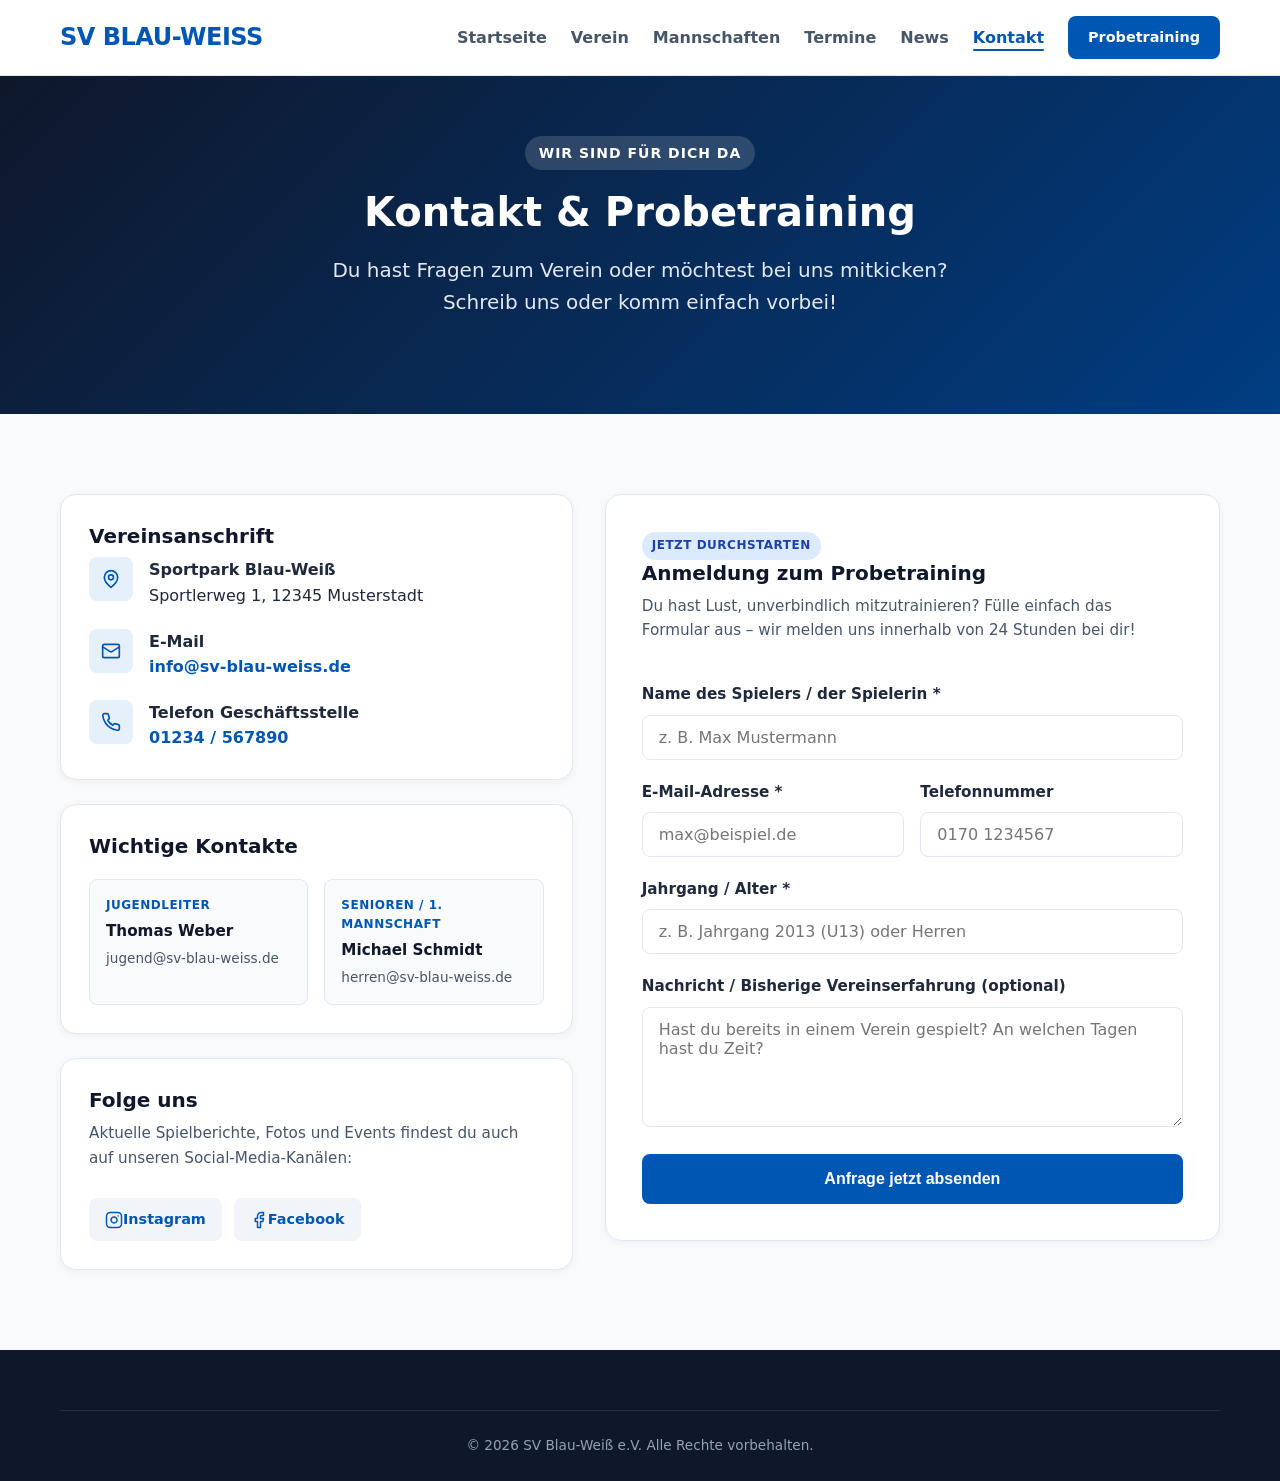
<file: kontakt.html>
<!DOCTYPE html>
<html lang="de">
<head>
    <meta charset="UTF-8">
    <meta name="viewport" content="width=device-width, initial-scale=1.0">
    <title>SV Blau-Weiß - Kontakt & Probetraining</title>

    <!-- Favicon -->
    <link rel="icon" type="image/svg+xml" href="data:image/svg+xml,<svg xmlns='http://www.w3.org/2000/svg' viewBox='0 0 100 100'><text y='.9em' font-size='90'>⚽</text></svg>">
    
    <!-- Open Graph Meta-Tags -->
    <meta property="og:title" content="SV Blau-Weiß - Kontakt & Probetraining">
    <meta property="og:description" content="Nimm Kontakt mit uns auf oder melde dich direkt zum Probetraining an.">
    <meta property="og:type" content="website">
    <meta property="og:image" content="https://images.unsplash.com/photo-1431324155629-1a6deb1dec8d?w=1200&auto=format&fit=crop">

    <!-- CSS Style & JavaScript -->
    <link rel="stylesheet" href="css/style.css">
    <script src="js/main.js" defer></script>
</head>
<body>

    <!-- ================= HEADER & NAVIGATION ================= -->
    <header class="site-header">
        <div class="container header-inner">
            <a href="index.html" class="logo-text">SV BLAU-WEISS</a>
            <button class="menu-toggle" aria-expanded="false" aria-label="Menü öffnen" aria-controls="main-nav">
                <span class="hamburger"></span>
            </button>
            <nav id="main-nav" class="site-nav">
                <ul class="nav-list">
                    <li><a href="index.html" class="nav-link">Startseite</a></li>
                    <li><a href="verein.html" class="nav-link">Verein</a></li>
                    <li><a href="mannschaften.html" class="nav-link">Mannschaften</a></li>
                    <li><a href="termine.html" class="nav-link">Termine</a></li>
                    <li><a href="news.html" class="nav-link">News</a></li>
                    <li><a href="kontakt.html" class="nav-link active">Kontakt</a></li>
                    <li><a href="kontakt.html#probetraining" class="btn btn-primary nav-cta">Probetraining</a></li>
                </ul>
            </nav>
        </div>
    </header>

    <!-- ================= HAUPTINHALT ================= -->
    <main>
        <!-- SEITEN-HEADER (HERO) -->
        <section class="hero hero-small">
            <div class="container hero-content">
                <span class="hero-tag">Wir sind für dich da</span>
                <h1 class="hero-title">Kontakt & Probetraining</h1>
                <p class="hero-subtitle">Du hast Fragen zum Verein oder möchtest bei uns mitkicken? Schreib uns oder komm einfach vorbei!</p>
            </div>
        </section>

        <!-- HAUPTSEKTION: 2-SPALTEN LAYOUT -->
        <section class="section">
            <div class="container">
                <div class="contact-page-grid">
                    
                    <!-- LINKE SPALTE: KONTAKT-INFOS & DETAILS -->
                    <div class="contact-info-wrapper">
                        
                        <!-- Anschrift & Erreichbarkeit -->
                        <div class="card contact-card">
                            <h2 class="card-title text-dark">Vereinsanschrift</h2>
                            <ul class="contact-details-list">
                                <li class="contact-detail-item">
                                    <div class="contact-icon-box">
                                        <svg xmlns="http://www.w3.org/2000/svg" width="20" height="20" viewBox="0 0 24 24" fill="none" stroke="currentColor" stroke-width="2" stroke-linecap="round" stroke-linejoin="round"><path d="M20 10c0 6-8 12-8 12s-8-6-8-12a8 8 0 0 1 16 0Z"/><circle cx="12" cy="10" r="3"/></svg>
                                    </div>
                                    <div>
                                        <strong>Sportpark Blau-Weiß</strong>
                                        <p>Sportlerweg 1, 12345 Musterstadt</p>
                                    </div>
                                </li>

                                <li class="contact-detail-item">
                                    <div class="contact-icon-box">
                                        <svg xmlns="http://www.w3.org/2000/svg" width="20" height="20" viewBox="0 0 24 24" fill="none" stroke="currentColor" stroke-width="2" stroke-linecap="round" stroke-linejoin="round"><rect width="20" height="16" x="2" y="4" rx="2"/><path d="m22 7-8.97 5.7a1.94 1.94 0 0 1-2.06 0L2 7"/></svg>
                                    </div>
                                    <div>
                                        <strong>E-Mail</strong>
                                        <p><a href="mailto:info@sv-blau-weiss.de" class="contact-link">info@sv-blau-weiss.de</a></p>
                                    </div>
                                </li>

                                <li class="contact-detail-item">
                                    <div class="contact-icon-box">
                                        <svg xmlns="http://www.w3.org/2000/svg" width="20" height="20" viewBox="0 0 24 24" fill="none" stroke="currentColor" stroke-width="2" stroke-linecap="round" stroke-linejoin="round"><path d="M22 16.92v3a2 2 0 0 1-2.18 2 19.79 19.79 0 0 1-8.63-3.07 19.5 19.5 0 0 1-6-6 19.79 19.79 0 0 1-3.07-8.67A2 2 0 0 1 4.11 2h3a2 2 0 0 1 2 1.72 12.84 12.84 0 0 0 .7 2.81 2 2 0 0 1-.45 2.11L8.09 9.91a16 16 0 0 0 6 6l1.27-1.27a2 2 0 0 1 2.11-.45 12.84 12.84 0 0 0 2.81.7A2 2 0 0 1 22 16.92z"/></svg>
                                    </div>
                                    <div>
                                        <strong>Telefon Geschäftsstelle</strong>
                                        <p><a href="tel:+491234567890" class="contact-link">01234 / 567890</a></p>
                                    </div>
                                </li>
                            </ul>
                        </div>

                        <!-- Ansprechpartner -->
                        <div class="card contact-card">
                            <h2 class="card-title text-dark">Wichtige Kontakte</h2>
                            <div class="contact-person-grid">
                                <div class="person-box">
                                    <span class="person-role">Jugendleiter</span>
                                    <strong>Thomas Weber</strong>
                                    <a href="mailto:jugend@sv-blau-weiss.de">jugend@sv-blau-weiss.de</a>
                                </div>
                                <div class="person-box">
                                    <span class="person-role">Senioren / 1. Mannschaft</span>
                                    <strong>Michael Schmidt</strong>
                                    <a href="mailto:herren@sv-blau-weiss.de">herren@sv-blau-weiss.de</a>
                                </div>
                            </div>
                        </div>

                        <!-- Social Media -->
                        <div class="card contact-card">
                            <h2 class="card-title text-dark">Folge uns</h2>
                            <p class="card-text mb-md">Aktuelle Spielberichte, Fotos und Events findest du auch auf unseren Social-Media-Kanälen:</p>
                            <div class="social-links-grid">
                                <a href="#" class="social-btn" aria-label="SV Blau-Weiß auf Instagram">
                                    <svg xmlns="http://www.w3.org/2000/svg" width="18" height="18" viewBox="0 0 24 24" fill="none" stroke="currentColor" stroke-width="2" stroke-linecap="round" stroke-linejoin="round"><rect width="20" height="20" x="2" y="2" rx="5" ry="5"/><path d="M16 11.37A4 4 0 1 1 12.63 8 4 4 0 0 1 16 11.37z"/><line x1="17.5" x2="17.51" y1="6.5" y2="6.5"/></svg>
                                    Instagram
                                </a>
                                <a href="#" class="social-btn" aria-label="SV Blau-Weiß auf Facebook">
                                    <svg xmlns="http://www.w3.org/2000/svg" width="18" height="18" viewBox="0 0 24 24" fill="none" stroke="currentColor" stroke-width="2" stroke-linecap="round" stroke-linejoin="round"><path d="M18 2h-3a5 5 0 0 0-5 5v3H7v4h3v8h4v-8h3l1-4h-4V7a1 1 0 0 1 1-1h3z"/></svg>
                                    Facebook
                                </a>
                            </div>
                        </div>

                    </div>

                    <!-- RECHTE SPALTE: FORMULAR (PROBETRAINING & ANFRAGEN) -->
                    <div class="contact-form-wrapper" id="probetraining">
                        <div class="card form-card">
                            <div class="form-header">
                                <span class="badge badge-spiel mb-sm">Jetzt durchstarten</span>
                                <h2 class="card-title text-dark">Anmeldung zum Probetraining</h2>
                                <p class="card-text">
                                    Du hast Lust, unverbindlich mitzutrainieren? Fülle einfach das Formular aus – wir melden uns innerhalb von 24 Stunden bei dir!
                                </p>
                            </div>

                            <!-- Feedback-Box für JavaScript Feedback-Meldungen -->
                            <div id="form-feedback" class="feedback-box"></div>

                            <!-- Formular mit IDs für js/main.js -->
                            <form id="probetraining-form" novalidate>
                                <div class="form-group">
                                    <label for="fullname" class="form-label">Name des Spielers / der Spielerin *</label>
                                    <input type="text" id="fullname" class="form-control" placeholder="z. B. Max Mustermann" required>
                                </div>

                                <div class="form-row-grid">
                                    <div class="form-group">
                                        <label for="email" class="form-label">E-Mail-Adresse *</label>
                                        <input type="email" id="email" class="form-control" placeholder="max@beispiel.de" required>
                                    </div>

                                    <div class="form-group">
                                        <label for="phone" class="form-label">Telefonnummer</label>
                                        <input type="tel" id="phone" class="form-control" placeholder="0170 1234567">
                                    </div>
                                </div>

                                <div class="form-group">
                                    <label for="age" class="form-label">Jahrgang / Alter *</label>
                                    <input type="text" id="age" class="form-control" placeholder="z. B. Jahrgang 2013 (U13) oder Herren" required>
                                </div>

                                <div class="form-group">
                                    <label for="message" class="form-label">Nachricht / Bisherige Vereinserfahrung (optional)</label>
                                    <textarea id="message" class="form-control" rows="4" placeholder="Hast du bereits in einem Verein gespielt? An welchen Tagen hast du Zeit?"></textarea>
                                </div>

                                <button type="submit" class="btn btn-primary full-width">Anfrage jetzt absenden</button>
                            </form>
                        </div>
                    </div>

                </div>
            </div>
        </section>
    </main>

    <!-- ================= FOOTER ================= -->
    <footer class="site-footer">
        <div class="container">
            <div class="footer-bottom">
                &copy; 2026 SV Blau-Weiß e.V. Alle Rechte vorbehalten.
            </div>
        </div>
    </footer>

</body>
</html>
</file>
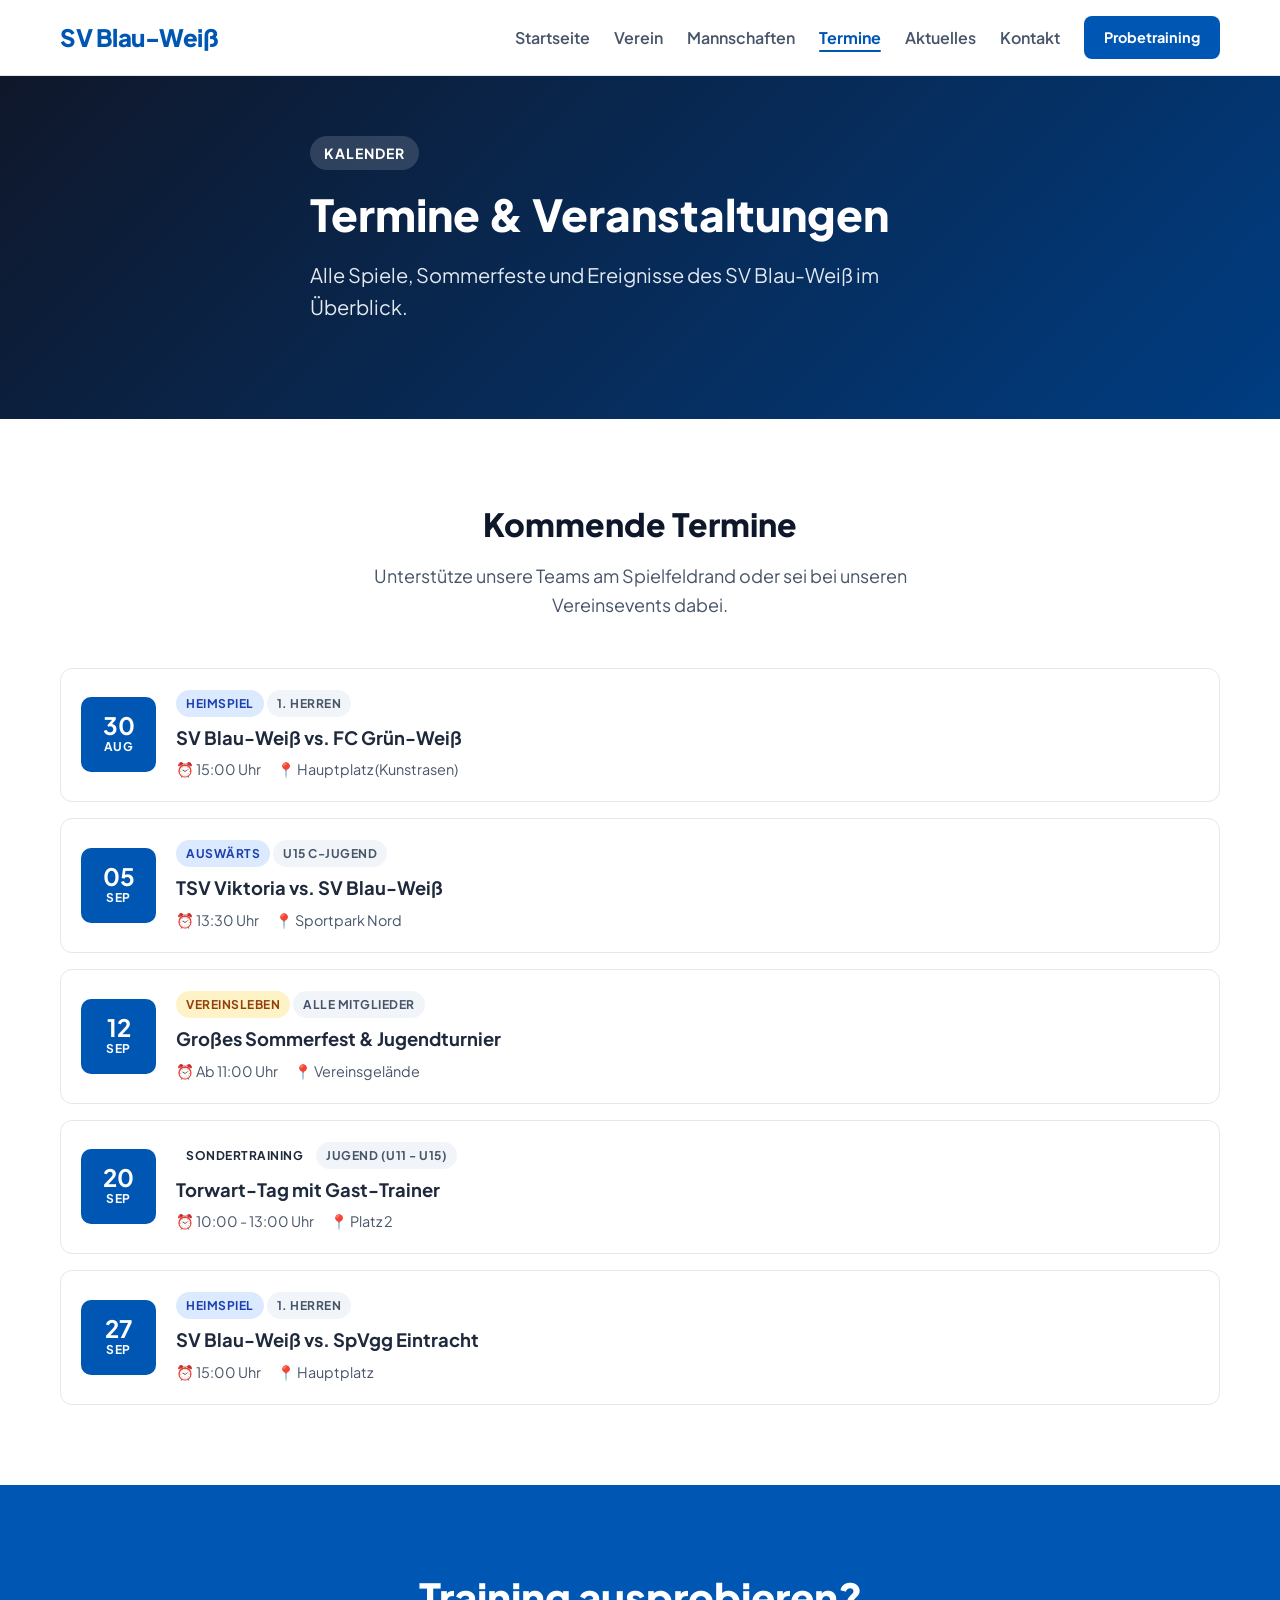
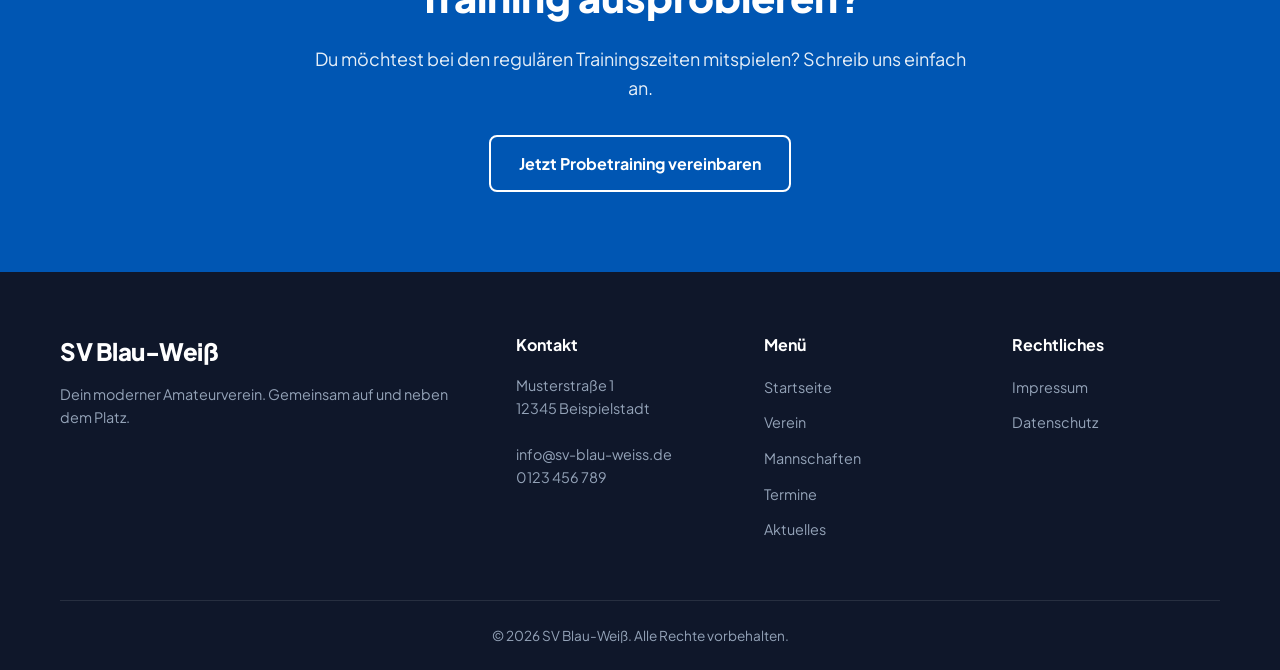
<file: termine.html>
<!DOCTYPE html>
<html lang="de">
<head>
    <meta charset="UTF-8">
    <meta name="viewport" content="width=device-width, initial-scale=1.0">
    <title>Termine &amp; Spielplan | SV Blau-Weiß</title>
    <meta name="description" content="Kommende Spiele, Events und Veranstaltungen des SV Blau-Weiß auf einen Blick.">
    
    <link rel="preconnect" href="https://fonts.googleapis.com">
    <link rel="preconnect" href="https://fonts.gstatic.com" crossorigin>
    <link href="https://fonts.googleapis.com/css2?family=Plus+Jakarta+Sans:wght@400;500;700;800&display=swap" rel="stylesheet">
    
    <link rel="stylesheet" href="css/style.css">
</head>
<body>

    <!-- ================= HEADER & NAVIGATION ================= -->
    <header class="site-header">
        <div class="container header-inner">
            <a href="index.html" class="logo">
                <span class="logo-text">SV Blau-Weiß</span>
            </a>
            
            <button class="menu-toggle" aria-label="Menü öffnen" aria-expanded="false">
                <span class="hamburger"></span>
            </button>
            
            <nav class="site-nav">
                <ul class="nav-list">
                    <li><a href="index.html" class="nav-link">Startseite</a></li>
                    <li><a href="verein.html" class="nav-link">Verein</a></li>
                    <li><a href="mannschaften.html" class="nav-link">Mannschaften</a></li>
                    <li><a href="termine.html" class="nav-link active">Termine</a></li>
                    <li><a href="news.html" class="nav-link">Aktuelles</a></li>
                    <li><a href="kontakt.html" class="nav-link">Kontakt</a></li>
                    <li><a href="kontakt.html#probetraining" class="btn btn-primary nav-cta">Probetraining</a></li>
                </ul>
            </nav>
        </div>
    </header>

    <main>
        <!-- ================= PAGE HERO ================= -->
        <section class="hero" style="padding: 60px 0;">
            <div class="container hero-content">
                <span class="hero-tag">Kalender</span>
                <h1 class="hero-title" style="font-size: 2.75rem;">Termine &amp; Veranstaltungen</h1>
                <p class="hero-subtitle">Alle Spiele, Sommerfeste und Ereignisse des SV Blau-Weiß im Überblick.</p>
            </div>
        </section>

        <!-- ================= NÄCHSTE SPIELE & EVENTS ================= -->
        <section class="section bg-white">
            <div class="container">
                <h2 class="section-title">Kommende Termine</h2>
                <p class="section-subtitle">Unterstütze unsere Teams am Spielfeldrand oder sei bei unseren Vereinsevents dabei.</p>

                <div class="event-list">
                    
                    <!-- Event 1: Meisterschaftsspiel -->
                    <article class="event-card">
                        <div class="event-date-box">
                            <span class="event-date-day">30</span>
                            <span class="event-date-month">AUG</span>
                        </div>
                        <div class="event-details">
                            <div style="margin-bottom: 6px;">
                                <span class="badge badge-spiel">Heimspiel</span>
                                <span class="badge" style="background-color: #f1f5f9; color: #475569;">1. Herren</span>
                            </div>
                            <h3 class="event-title">SV Blau-Weiß vs. FC Grün-Weiß</h3>
                            <div class="event-meta">
                                <span>⏰ 15:00 Uhr</span>
                                <span>📍 Hauptplatz (Kunstrasen)</span>
                            </div>
                        </div>
                    </article>

                    <!-- Event 2: Jugendspiel -->
                    <article class="event-card">
                        <div class="event-date-box">
                            <span class="event-date-day">05</span>
                            <span class="event-date-month">SEP</span>
                        </div>
                        <div class="event-details">
                            <div style="margin-bottom: 6px;">
                                <span class="badge badge-spiel">Auswärts</span>
                                <span class="badge" style="background-color: #f1f5f9; color: #475569;">U15 C-Jugend</span>
                            </div>
                            <h3 class="event-title">TSV Viktoria vs. SV Blau-Weiß</h3>
                            <div class="event-meta">
                                <span>⏰ 13:30 Uhr</span>
                                <span>📍 Sportpark Nord</span>
                            </div>
                        </div>
                    </article>

                    <!-- Event 3: Vereinsevent -->
                    <article class="event-card">
                        <div class="event-date-box">
                            <span class="event-date-day">12</span>
                            <span class="event-date-month">SEP</span>
                        </div>
                        <div class="event-details">
                            <div style="margin-bottom: 6px;">
                                <span class="badge badge-event">Vereinsleben</span>
                                <span class="badge" style="background-color: #f1f5f9; color: #475569;">Alle Mitglieder</span>
                            </div>
                            <h3 class="event-title">Großes Sommerfest &amp; Jugendturnier</h3>
                            <div class="event-meta">
                                <span>⏰ Ab 11:00 Uhr</span>
                                <span>📍 Vereinsgelände</span>
                            </div>
                        </div>
                    </article>

                    <!-- Event 4: Trainingsevent -->
                    <article class="event-card">
                        <div class="event-date-box">
                            <span class="event-date-day">20</span>
                            <span class="event-date-month">SEP</span>
                        </div>
                        <div class="event-details">
                            <div style="margin-bottom: 6px;">
                                <span class="badge badge-training">Sondertraining</span>
                                <span class="badge" style="background-color: #f1f5f9; color: #475569;">Jugend (U11 - U15)</span>
                            </div>
                            <h3 class="event-title">Torwart-Tag mit Gast-Trainer</h3>
                            <div class="event-meta">
                                <span>⏰ 10:00 - 13:00 Uhr</span>
                                <span>📍 Platz 2</span>
                            </div>
                        </div>
                    </article>

                    <!-- Event 5: Meisterschaftsspiel -->
                    <article class="event-card">
                        <div class="event-date-box">
                            <span class="event-date-day">27</span>
                            <span class="event-date-month">SEP</span>
                        </div>
                        <div class="event-details">
                            <div style="margin-bottom: 6px;">
                                <span class="badge badge-spiel">Heimspiel</span>
                                <span class="badge" style="background-color: #f1f5f9; color: #475569;">1. Herren</span>
                            </div>
                            <h3 class="event-title">SV Blau-Weiß vs. SpVgg Eintracht</h3>
                            <div class="event-meta">
                                <span>⏰ 15:00 Uhr</span>
                                <span>📍 Hauptplatz</span>
                            </div>
                        </div>
                    </article>

                </div>
            </div>
        </section>

        <!-- ================= PROBETRAINING CTA ================= -->
        <section class="cta-section">
            <div class="container cta-container">
                <h2 class="cta-title">Training ausprobieren?</h2>
                <p class="cta-text">Du möchtest bei den regulären Trainingszeiten mitspielen? Schreib uns einfach an.</p>
                <a href="kontakt.html#probetraining" class="btn btn-outline cta-btn">Jetzt Probetraining vereinbaren</a>
            </div>
        </section>
    </main>

    <!-- ================= FOOTER ================= -->
    <footer class="site-footer">
        <div class="container">
            <div class="footer-grid">
                <div class="footer-col">
                    <h3 class="logo-text footer-logo">SV Blau-Weiß</h3>
                    <p class="footer-text">Dein moderner Amateurverein. Gemeinsam auf und neben dem Platz.</p>
                </div>

                <div class="footer-col">
                    <h4 class="footer-heading">Kontakt</h4>
                    <p class="footer-text">
                        Musterstraße 1<br>
                        12345 Beispielstadt<br><br>
                        <a href="mailto:info@sv-blau-weiss.de">info@sv-blau-weiss.de</a><br>
                        <a href="tel:+49123456789">0123 456 789</a>
                    </p>
                </div>

                <div class="footer-col">
                    <h4 class="footer-heading">Menü</h4>
                    <ul class="footer-links">
                        <li><a href="index.html">Startseite</a></li>
                        <li><a href="verein.html">Verein</a></li>
                        <li><a href="mannschaften.html">Mannschaften</a></li>
                        <li><a href="termine.html">Termine</a></li>
                        <li><a href="news.html">Aktuelles</a></li>
                    </ul>
                </div>

                <div class="footer-col">
                    <h4 class="footer-heading">Rechtliches</h4>
                    <ul class="footer-links">
                        <li><a href="#impressum">Impressum</a></li>
                        <li><a href="#datenschutz">Datenschutz</a></li>
                    </ul>
                </div>
            </div>
            
            <div class="footer-bottom">
                <p>&copy; 2026 SV Blau-Weiß. Alle Rechte vorbehalten.</p>
            </div>
        </div>
    </footer>

    <script src="js/main.js"></script>
</body>
</html>
</file>
<file: css/style.css>
/* ==========================================================================
   1. DESIGN TOKENS / CSS-VARIABLEN
   ========================================================================== */
:root {
    /* Vereinsfarben */
    --color-primary: #0056b3;
    --color-primary-dark: #003d82;
    --color-primary-light: #e6f0fa;
    --color-accent: #00a8ff;
    
    /* Neutrale Farben */
    --color-dark: #0f172a;
    --color-gray-800: #1e293b;
    --color-gray-600: #475569;
    --color-gray-400: #94a3b8;
    --color-gray-200: #e2e8f0;
    --color-gray-100: #f8fafc;
    --color-white: #ffffff;

    /* Semantische Farbzuweisungen */
    --color-text: var(--color-gray-800);
    --color-text-muted: var(--color-gray-600);
    --color-border: var(--color-gray-200);

    /* Typografie */
    --font-main: 'Plus Jakarta Sans', system-ui, -apple-system, sans-serif;
    
    /* Layout & Abstände */
    --container-width: 1200px;
    --radius-sm: 8px;
    --radius-card: 12px;
    --radius-md: 16px;
    --radius-lg: 24px;
    --transition: all 0.25s ease-in-out;
    
    /* Schatten */
    --shadow-sm: 0 2px 8px rgba(15, 23, 42, 0.05);
    --shadow-md: 0 8px 24px rgba(15, 23, 42, 0.08);
    --shadow-lg: 0 16px 32px rgba(15, 23, 42, 0.12);
}

/* ==========================================================================
   2. RESET & BASICS
   ========================================================================== */
*, *::before, *::after {
    box-sizing: border-box;
    margin: 0;
    padding: 0;
}

html {
    scroll-behavior: smooth;
    font-size: 16px;
}

body {
    font-family: var(--font-main);
    color: var(--color-text);
    background-color: var(--color-gray-100);
    line-height: 1.6;
    -webkit-font-smoothing: antialiased;
}

body.menu-open {
    overflow: hidden;
}

img {
    max-width: 100%;
    height: auto;
    display: block;
}

a {
    color: inherit;
    text-decoration: none;
}

ul {
    list-style: none;
}

/* Tastatur-Fokus für bessere Barrierefreiheit */
:focus-visible {
    outline: 3px solid var(--color-accent);
    outline-offset: 2px;
}

/* ==========================================================================
   3. LAYOUT & CONTAINER
   ========================================================================== */
.container {
    width: 100%;
    max-width: var(--container-width);
    margin-left: auto;
    margin-right: auto;
    padding-left: 20px;
    padding-right: 20px;
}

.section {
    padding: 80px 0;
}

.bg-white {
    background-color: var(--color-white);
}

/* ==========================================================================
   4. TYPOGRAFIE & BUTTONS
   ========================================================================== */
.section-title {
    font-size: 2rem;
    font-weight: 800;
    color: var(--color-dark);
    margin-bottom: 12px;
    text-align: center;
}

.section-subtitle {
    font-size: 1.125rem;
    color: var(--color-text-muted);
    text-align: center;
    max-width: 600px;
    margin: 0 auto 48px auto;
}

.text-left {
    text-align: left;
}

.text-dark {
    color: var(--color-dark);
}

/* Buttons */
.btn {
    display: inline-flex;
    align-items: center;
    justify-content: center;
    padding: 14px 28px;
    font-size: 1rem;
    font-weight: 700;
    border-radius: var(--radius-sm);
    transition: var(--transition);
    cursor: pointer;
    border: 2px solid transparent;
    gap: 8px;
}

.btn-primary {
    background-color: var(--color-primary);
    color: var(--color-white);
}

.btn-primary:hover {
    background-color: var(--color-primary-dark);
    transform: translateY(-2px);
    box-shadow: var(--shadow-md);
}

.btn-outline {
    background-color: transparent;
    border-color: var(--color-white);
    color: var(--color-white);
}

.btn-outline:hover {
    background-color: var(--color-white);
    color: var(--color-dark);
}

.btn-secondary {
    background-color: var(--color-gray-200);
    color: var(--color-dark);
}

.btn-secondary:hover {
    background-color: var(--color-gray-400);
    color: var(--color-white);
}

.full-width {
    width: 100%;
}

.link-btn {
    display: inline-flex;
    align-items: center;
    gap: 6px;
    font-weight: 700;
    color: var(--color-primary);
    margin-top: 16px;
    transition: var(--transition);
}

.link-btn:hover {
    color: var(--color-primary-dark);
    transform: translateX(4px);
}

/* ==========================================================================
   5. HEADER & NAVIGATION
   ========================================================================== */
.site-header {
    position: sticky;
    top: 0;
    z-index: 1000;
    background-color: rgba(255, 255, 255, 0.95);
    backdrop-filter: blur(8px);
    border-bottom: 1px solid var(--color-border);
    padding: 16px 0;
}

.header-inner {
    display: flex;
    align-items: center;
    justify-content: space-between;
}

.logo-text {
    font-size: 1.5rem;
    font-weight: 800;
    color: var(--color-primary);
    letter-spacing: -0.5px;
}

.site-nav .nav-list {
    display: flex;
    align-items: center;
    gap: 24px;
}

.nav-link {
    font-weight: 600;
    color: var(--color-text-muted);
    transition: var(--transition);
}

.nav-link:hover {
    color: var(--color-primary);
}

.nav-cta {
    padding: 8px 18px;
    font-size: 0.9rem;
}

/* Mobile Hamburger-Button */
.menu-toggle {
    display: none;
    background: none;
    border: none;
    cursor: pointer;
    padding: 8px;
}

.hamburger {
    display: block;
    width: 24px;
    height: 2px;
    background-color: var(--color-dark);
    position: relative;
    transition: var(--transition);
}

.hamburger::before,
.hamburger::after {
    content: '';
    position: absolute;
    width: 24px;
    height: 2px;
    background-color: var(--color-dark);
    left: 0;
    transition: var(--transition);
}

.hamburger::before { top: -6px; }
.hamburger::after { bottom: -6px; }

/* Aktiver Zustand des Navigations-Links */
.nav-link.active {
    color: var(--color-primary);
    font-weight: 700;
    position: relative;
}

.nav-link.active::after {
    content: '';
    position: absolute;
    bottom: -4px;
    left: 0;
    width: 100%;
    height: 2px;
    background-color: var(--color-primary);
    border-radius: 2px;
}

/* ==========================================================================
   6. HERO SEKTION
   ========================================================================== */
.hero {
    background: linear-gradient(135deg, var(--color-dark) 0%, var(--color-primary-dark) 100%);
    color: var(--color-white);
    padding: 100px 0;
    position: relative;
    overflow: hidden;
}

.hero-content {
    max-width: 700px;
}

.hero-tag {
    display: inline-block;
    padding: 6px 14px;
    background-color: rgba(255, 255, 255, 0.15);
    border-radius: 50px;
    font-size: 0.875rem;
    font-weight: 700;
    margin-bottom: 20px;
    text-transform: uppercase;
    letter-spacing: 1px;
}

.hero-title {
    font-size: 3.5rem;
    font-weight: 800;
    line-height: 1.1;
    margin-bottom: 20px;
}

.hero-subtitle {
    font-size: 1.25rem;
    color: var(--color-gray-200);
    margin-bottom: 36px;
}

.hero-actions {
    display: flex;
    gap: 16px;
    flex-wrap: wrap;
}

/* ==========================================================================
   7. NÄCHSTES SPIEL (MATCH CARD)
   ========================================================================== */
.next-match-section {
    padding: 60px 0 20px 0;
    position: relative;
    z-index: 1;
}

.match-card {
    background-color: var(--color-white);
    border-radius: var(--radius-md);
    padding: 32px;
    box-shadow: var(--shadow-md);
    max-width: 800px;
    margin: 0 auto;
    border: 1px solid var(--color-border);
}

.match-header {
    text-align: center;
    margin-bottom: 24px;
}

.match-teams {
    display: flex;
    align-items: center;
    justify-content: space-around;
    margin-bottom: 32px;
}

.team {
    display: flex;
    flex-direction: column;
    align-items: center;
    gap: 12px;
}

.team-logo {
    width: 64px;
    height: 64px;
    border-radius: 50%;
    display: flex;
    align-items: center;
    justify-content: center;
    font-weight: 800;
    font-size: 1.25rem;
    color: var(--color-white);
}

.home-logo { background-color: var(--color-primary); }
.away-logo { background-color: var(--color-gray-800); }

.team-name {
    font-weight: 700;
    font-size: 1.1rem;
}

.match-vs {
    font-size: 1.5rem;
    font-weight: 800;
    color: var(--color-gray-400);
}

.match-info {
    display: flex;
    justify-content: center;
    gap: 32px;
    padding: 16px 0;
    border-top: 1px solid var(--color-border);
    border-bottom: 1px solid var(--color-border);
    margin-bottom: 24px;
    flex-wrap: wrap;
}

.info-item {
    display: flex;
    align-items: center;
    gap: 8px;
    color: var(--color-text-muted);
    font-weight: 500;
}

/* ==========================================================================
   8. KARTEN-GRID (MANNSCHAFTEN & NEWS)
   ========================================================================== */
.grid-layout {
    display: grid;
    grid-template-columns: repeat(auto-fill, minmax(300px, 1fr));
    gap: 32px;
}

.card {
    background-color: var(--color-white);
    border-radius: var(--radius-md);
    overflow: hidden;
    box-shadow: var(--shadow-sm);
    transition: var(--transition);
    display: flex;
    flex-direction: column;
    border: 1px solid var(--color-border);
}

.card:hover {
    transform: translateY(-6px);
    box-shadow: var(--shadow-md);
}

.card-img {
    width: 100%;
    aspect-ratio: 16 / 9;
    object-fit: cover;
    object-position: center;
    background-color: var(--color-gray-200);
}

.card-content {
    padding: 24px;
    display: flex;
    flex-direction: column;
    flex-grow: 1;
}

.card-header-meta {
    display: flex;
    align-items: center;
    justify-content: space-between;
    margin-bottom: 12px;
}

.card-title {
    font-size: 1.25rem;
    font-weight: 700;
    color: var(--color-dark);
    margin-bottom: 8px;
    line-height: 1.3;
}

.card-text {
    color: var(--color-text-muted);
    font-size: 0.95rem;
    flex-grow: 1;
    margin-bottom: 16px;
}

.news-meta {
    font-size: 0.85rem;
    color: var(--color-gray-400);
}

/* ==========================================================================
   8b. NEWS FILTER, SUCHE & BADGES
   ========================================================================== */
.filter-bar {
    display: flex;
    justify-content: center;
    flex-wrap: wrap;
    gap: 12px;
    margin-bottom: 40px;
}

.filter-btn {
    padding: 10px 20px;
    font-size: 0.9rem;
    font-weight: 600;
    background-color: var(--color-white);
    color: var(--color-text-muted);
    border: 1px solid var(--color-border);
    border-radius: 50px;
    cursor: pointer;
    transition: var(--transition);
}

.filter-btn:hover,
.filter-btn.active {
    background-color: var(--color-primary);
    color: var(--color-white);
    border-color: var(--color-primary);
    box-shadow: var(--shadow-sm);
}

/* Farbige Badges für News-Kategorien */
.badge {
    display: inline-block;
    padding: 4px 10px;
    border-radius: 20px;
    font-size: 0.75rem;
    font-weight: 700;
    text-transform: uppercase;
    letter-spacing: 0.5px;
}

.badge-spiel { background-color: #dbeafe; color: #1e40af; }
.badge-verein { background-color: #e0e7ff; color: #3730a3; }
.badge-jugend { background-color: #dcfce7; color: #166534; }
.badge-event  { background-color: #fef3c7; color: #92400e; }

/* Suchleiste für News */
.news-search-bar {
    max-width: 500px;
    margin: 0 auto 32px auto;
}

/* Zentrierter Button für "Mehr laden" */
.pagination-wrapper {
    display: flex;
    justify-content: center;
    margin-top: 48px;
}

/* ==========================================================================
   9. ÜBER DEN VEREIN (CLUB SECTION / MEHR ALS 90 MINUTEN)
   ========================================================================== */
.club-layout {
    display: grid;
    grid-template-columns: 1fr 1fr;
    gap: 60px;
    align-items: center;
}

.club-image-wrapper {
    position: relative;
}

.club-img {
    width: 100%;
    height: 480px;
    object-fit: cover;
    border-radius: var(--radius-lg);
    box-shadow: var(--shadow-md);
}

/* Typografie & Lesbarkeit für "Mehr als 90 Minuten" */
.club-title {
    font-size: 2.25rem;
    font-weight: 800;
    color: var(--color-dark);
    margin-bottom: 20px;
    line-height: 1.2;
    text-align: left;
}

.club-lead-text {
    font-size: 1.15rem;
    font-weight: 600;
    color: var(--color-gray-800);   /* Hoher Kontrast für hervorragende Lesbarkeit */
    line-height: 1.6;
    margin-bottom: 16px;
}

.club-body-text {
    font-size: 1rem;
    font-weight: 400;
    color: var(--color-gray-600);   /* Harmonisches Verhältnis zum Lead-Text */
    line-height: 1.65;
    margin-bottom: 24px;
}

/* ==========================================================================
   10. PROBETRAINING (CTA SECTION)
   ========================================================================== */
.cta-section {
    background-color: var(--color-primary);
    color: var(--color-white);
    padding: 80px 0;
    text-align: center;
}

.cta-container {
    max-width: 700px;
    margin: 0 auto;
}

.cta-title {
    font-size: 2.5rem;
    font-weight: 800;
    margin-bottom: 16px;
}

.cta-text {
    font-size: 1.125rem;
    margin-bottom: 32px;
    opacity: 0.9;
}

.cta-btn:hover {
    background-color: var(--color-white);
    color: var(--color-primary);
}

/* ==========================================================================
   11. FOOTER
   ========================================================================== */
.site-footer {
    background-color: var(--color-dark);
    color: var(--color-white);
    padding: 60px 0 24px 0;
}

.footer-grid {
    display: grid;
    grid-template-columns: 2fr 1fr 1fr 1fr;
    gap: 40px;
    margin-bottom: 48px;
}

.footer-logo {
    color: var(--color-white);
    margin-bottom: 12px;
}

.footer-text {
    color: var(--color-gray-400);
    font-size: 0.9rem;
}

.footer-heading {
    font-size: 1rem;
    font-weight: 700;
    margin-bottom: 16px;
}

.footer-links li {
    margin-bottom: 10px;
}

.footer-links a {
    color: var(--color-gray-400);
    font-size: 0.9rem;
    transition: var(--transition);
}

.footer-links a:hover {
    color: var(--color-white);
}

.footer-bottom {
    padding-top: 24px;
    border-top: 1px solid rgba(255, 255, 255, 0.1);
    text-align: center;
    color: var(--color-gray-400);
    font-size: 0.85rem;
}

/* ==========================================================================
   12. TERMINE / EVENTS
   ========================================================================== */
.event-list {
    display: flex;
    flex-direction: column;
    gap: 16px;
}

.event-card {
    display: flex;
    align-items: center;
    gap: 20px;
    background-color: var(--color-white);
    border: 1px solid var(--color-border);
    border-radius: var(--radius-card);
    padding: 20px;
    transition: transform 0.2s ease, box-shadow 0.2s ease;
}

.event-card:hover {
    transform: translateY(-2px);
    box-shadow: var(--shadow-sm);
}

.event-date-box {
    display: flex;
    flex-direction: column;
    align-items: center;
    justify-content: center;
    background-color: var(--color-primary);
    color: var(--color-white);
    min-width: 75px;
    height: 75px;
    border-radius: 10px;
    font-weight: 700;
    text-align: center;
    flex-shrink: 0;
}

.event-date-day {
    font-size: 1.5rem;
    line-height: 1;
}

.event-date-month {
    font-size: 0.75rem;
    text-transform: uppercase;
    letter-spacing: 0.5px;
}

.event-details {
    flex-grow: 1;
}

.event-title {
    font-size: 1.15rem;
    font-weight: 700;
    margin-bottom: 6px;
    color: var(--color-text);
}

.event-meta {
    display: flex;
    flex-wrap: wrap;
    gap: 16px;
    font-size: 0.9rem;
    color: var(--color-text-muted);
}

/* ==========================================================================
   13. KONTAKT & FORMULARE
   ========================================================================== */
.form-group {
    margin-bottom: 20px;
}

.form-label {
    display: block;
    font-weight: 600;
    margin-bottom: 8px;
    color: var(--color-text);
    font-size: 0.95rem;
}

.form-control {
    width: 100%;
    padding: 12px 16px;
    border: 1px solid var(--color-border);
    border-radius: 8px;
    font-family: inherit;
    font-size: 1rem;
    color: var(--color-text);
    background-color: var(--color-white);
    transition: border-color 0.2s ease, box-shadow 0.2s ease;
}

.form-control:focus {
    outline: none;
    border-color: var(--color-primary);
    box-shadow: 0 0 0 3px rgba(0, 86, 179, 0.15);
}

textarea.form-control {
    resize: vertical;
    min-height: 120px;
}

.contact-info-list {
    list-style: none;
    padding: 0;
    margin: 0;
    display: flex;
    flex-direction: column;
    gap: 12px;
}

.contact-info-item {
    display: flex;
    align-items: flex-start;
    gap: 12px;
    font-size: 0.95rem;
}

.social-links-grid {
    display: flex;
    gap: 12px;
    margin-top: 12px;
}

.social-btn {
    display: inline-flex;
    align-items: center;
    justify-content: center;
    padding: 10px 16px;
    background-color: #f1f5f9;
    color: var(--color-primary);
    font-weight: 700;
    border-radius: 8px;
    text-decoration: none;
    font-size: 0.9rem;
    transition: background-color 0.2s ease;
}

.social-btn:hover {
    background-color: var(--color-gray-200);
}

/* ==========================================================================
   14. RESPONSIVE DESIGN (MEDIA QUERIES)
   ========================================================================== */
@media (max-width: 992px) {
    .hero-title {
        font-size: 2.75rem;
    }
    
    .club-layout {
        grid-template-columns: 1fr;
        gap: 40px;
    }

    .club-img {
        height: 320px;
    }

    .footer-grid {
        grid-template-columns: 1fr 1fr;
    }
}

@media (max-width: 768px) {
    .menu-toggle {
        display: block;
    }

    .site-nav {
        display: none;
        position: absolute;
        top: 100%;
        left: 0;
        width: 100%;
        background-color: var(--color-white);
        padding: 20px;
        box-shadow: var(--shadow-md);
        border-bottom: 1px solid var(--color-border);
    }

    .site-nav.is-open {
        display: block;
    }

    .site-nav .nav-list {
        flex-direction: column;
        align-items: flex-start;
        gap: 16px;
    }

    .hero-title {
        font-size: 2.25rem;
    }

    .footer-grid {
        grid-template-columns: 1fr;
    }

    .filter-bar {
        gap: 8px;
    }

    .filter-btn {
        padding: 8px 14px;
        font-size: 0.85rem;
    }

    /* Typografie-Anpassung auf Handys für den Abschnitt ÜBER DEN VEREIN */
    .club-title {
        font-size: 1.75rem;
    }

    .club-lead-text {
        font-size: 1.05rem;
    }

    .club-body-text {
        font-size: 0.95rem;
    }
}

@media (max-width: 576px) {
    .event-card {
        flex-direction: column;
        align-items: flex-start;
        gap: 12px;
    }

    .event-date-box {
        flex-direction: row;
        gap: 8px;
        width: 100%;
        height: auto;
        padding: 8px 12px;
        justify-content: flex-start;
    }

    .event-date-day, 
    .event-date-month {
        font-size: 1rem;
    }
}

/* ==========================================================================
   15. ERWEITERTE STYLES FÜR KONTAKT- & PROBETRAINING (kontakt.html)
   ========================================================================== */

/* Kleinerer Hero-Header für Unterseiten */
.hero-small {
    padding: 60px 0;
    text-align: center;
}

.hero-small .hero-content {
    margin: 0 auto;
}

.hero-small .hero-title {
    font-size: 2.5rem;
}

/* 2-Spalten-Layout für Kontaktseite */
.contact-page-grid {
    display: grid;
    grid-template-columns: 1fr 1.2fr;
    gap: 32px;
    align-items: start;
}

.contact-info-wrapper {
    display: flex;
    flex-direction: column;
    gap: 24px;
}

.contact-card {
    padding: 28px;
}

/* Kontaktdetails mit Icons */
.contact-details-list {
    list-style: none;
    padding: 0;
    margin: 0;
    display: flex;
    flex-direction: column;
    gap: 20px;
}

.contact-detail-item {
    display: flex;
    align-items: flex-start;
    gap: 16px;
}

.contact-icon-box {
    display: flex;
    align-items: center;
    justify-content: center;
    width: 44px;
    height: 44px;
    background-color: var(--color-primary-light);
    color: var(--color-primary);
    border-radius: var(--radius-sm);
    flex-shrink: 0;
}

.contact-link {
    color: var(--color-primary);
    font-weight: 600;
    transition: var(--transition);
}

.contact-link:hover {
    color: var(--color-primary-dark);
    text-decoration: underline;
}

/* Ansprechpartner Kacheln */
.contact-person-grid {
    display: grid;
    grid-template-columns: 1fr 1fr;
    gap: 16px;
    margin-top: 12px;
}

.person-box {
    background-color: var(--color-gray-100);
    padding: 16px;
    border-radius: var(--radius-sm);
    display: flex;
    flex-direction: column;
    gap: 4px;
    border: 1px solid var(--color-border);
}

.person-role {
    font-size: 0.75rem;
    font-weight: 700;
    text-transform: uppercase;
    color: var(--color-primary);
    letter-spacing: 0.5px;
}

.person-box strong {
    font-size: 0.95rem;
    color: var(--color-dark);
}

.person-box a {
    font-size: 0.85rem;
    color: var(--color-text-muted);
    word-break: break-all;
}

.person-box a:hover {
    color: var(--color-primary);
}

/* Formular-Styling */
.form-card {
    padding: 36px;
}

.form-header {
    margin-bottom: 24px;
}

.form-row-grid {
    display: grid;
    grid-template-columns: 1fr 1fr;
    gap: 16px;
}

.feedback-box {
    display: none;
    padding: 16px;
    border-radius: var(--radius-sm);
    margin-bottom: 24px;
    font-size: 0.95rem;
    line-height: 1.5;
}

/* Responsive Anpassungen für Mobile */
@media (max-width: 992px) {
    .contact-page-grid {
        grid-template-columns: 1fr;
    }
}

@media (max-width: 576px) {
    .form-card, .contact-card {
        padding: 20px;
    }

    .form-row-grid, .contact-person-grid {
        grid-template-columns: 1fr;
    }
}

/* ==========================================================================
   16. MANNSCHAFTS-GRID & TEAM-KARTEN (mannschaften.html)
   ========================================================================== */

/* Grid-System für Mannschaftskarten */
.teams-grid {
    display: grid;
    grid-template-columns: repeat(auto-fit, minmax(280px, 1fr));
    gap: 32px;
}

/* Team-Karte Container */
.team-card {
    display: flex;
    flex-direction: column;
    height: 100%;
    overflow: hidden;
    transition: transform var(--transition), box-shadow var(--transition);
}

.team-card:hover {
    transform: translateY(-4px);
    box-shadow: var(--shadow-lg);
}

/* Kartenbild & Badge Overlay */
.card-img-wrapper {
    position: relative;
    width: 100%;
    height: 200px;
    overflow: hidden;
}

.card-img-wrapper .card-img {
    width: 100%;
    height: 100%;
    object-fit: cover;
    transition: transform var(--transition);
}

.team-card:hover .card-img {
    transform: scale(1.05);
}

.badge-league {
    position: absolute;
    top: 16px;
    left: 16px;
    background-color: var(--color-primary);
    color: var(--color-white);
    padding: 6px 12px;
    font-size: 0.75rem;
    font-weight: 700;
    border-radius: var(--radius-sm);
    text-transform: uppercase;
    letter-spacing: 0.5px;
}

/* Karteninhalt */
.card-body {
    padding: 24px;
    display: flex;
    flex-direction: column;
    flex-grow: 1;
}

/* Detail-Liste mit Icons */
.team-info-list {
    list-style: none;
    padding: 0;
    margin: 0;
    display: flex;
    flex-direction: column;
    gap: 12px;
}

.team-info-list li {
    display: flex;
    align-items: center;
    gap: 10px;
    font-size: 0.9rem;
    color: var(--color-text);
}

.team-icon {
    color: var(--color-primary);
    flex-shrink: 0;
}

/* Trainer-Recruitment Box */
.recruitment-card {
    padding: 48px 32px;
    display: flex;
    flex-direction: column;
    align-items: center;
}

.max-w-2xl {
    max-width: 650px;
    margin-left: auto;
    margin-right: auto;
}

.full-width {
    width: 100%;
    text-align: center;
}
</file>
